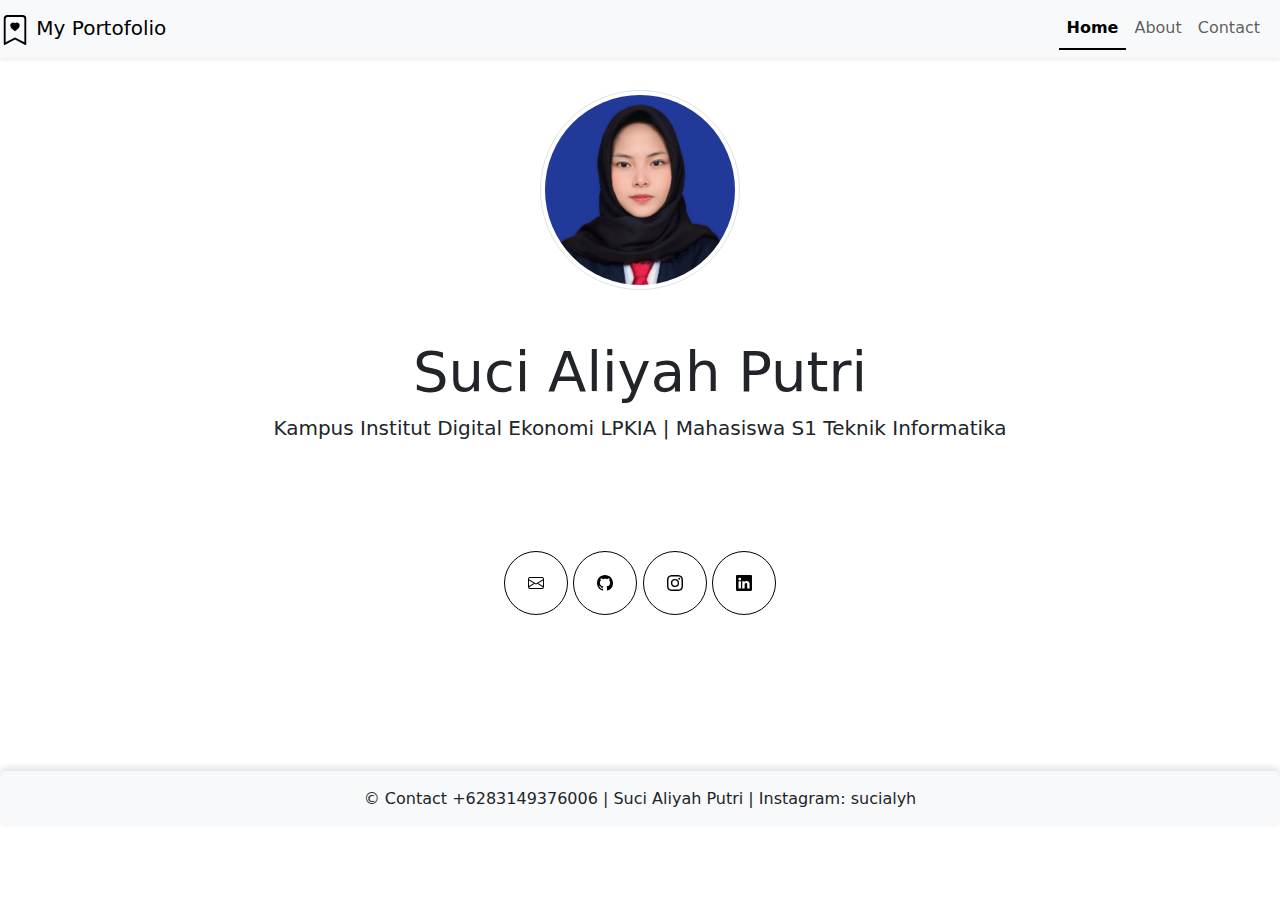
<file: index.html>
<!DOCTYPE html>
<html lang="en">
<head>
    <meta charset="UTF-8">
    <meta name="viewport" content="width=device-width, initial-scale=1.0">

    <!-- BOOTSTRAP -->
    <link href="https://cdn.jsdelivr.net/npm/bootstrap@5.3.3/dist/css/bootstrap.min.css" rel="stylesheet" integrity="sha384-QWTKZyjpPEjISv5WaRU9OFeRpok6YctnYmDr5pNlyT2bRjXh0JMhjY6hW+ALEwIH" crossorigin="anonymous">
    <script src="https://cdn.jsdelivr.net/npm/bootstrap@5.3.3/dist/js/bootstrap.bundle.min.js" integrity="sha384-YvpcrYf0tY3lHB60NNkmXc5s9fDVZLESaAA55NDzOxhy9GkcIdslK1eN7N6jIeHz" crossorigin="anonymous"></script>

    <!-- CSS -->
     <link rel="stylesheet" href="styless.css">
    <title>My Portfolio | Suci Aliyah Putri</title>
</head>
<body>

    
    <!-- Navbar Start -->
    <nav class="navbar navbar-expand-lg bg-body-tertiary shadow-sm">
        <div class="container-fluid nav nav-underline">
          <a class="navbar-brand" href="#">
            <svg xmlns="http://www.w3.org/2000/svg" width="30" height="30" fill="currentColor" class="bi bi-bookmark-heart" viewBox="0 0 16 16">
              <path fill-rule="evenodd" d="M8 4.41c1.387-1.425 4.854 1.07 0 4.277C3.146 5.48 6.613 2.986 8 4.412z"/>
              <path d="M2 2a2 2 0 0 1 2-2h8a2 2 0 0 1 2 2v13.5a.5.5 0 0 1-.777.416L8 13.101l-5.223 2.815A.5.5 0 0 1 2 15.5zm2-1a1 1 0 0 0-1 1v12.566l4.723-2.482a.5.5 0 0 1 .554 0L13 14.566V2a1 1 0 0 0-1-1z"/>
            </svg>
            My Portofolio
          </a>
          <button class="navbar-toggler" type="button" data-bs-toggle="collapse" data-bs-target="#navmenu" aria-controls="navbarNav"aria-expanded="false" aria-label="Toggle navigation">
            <span class="navbar-toggler-icon"></span>
          </button>
          <div class="collapse navbar-collapse" id="navmenu">
            <ul class="navbar-nav ms-auto mb-2 mb-lg-0">
              <li class="nav-item">
                <a class="nav-link active" aria-current="page" href="index.html">Home</a>
              </li>
              <li class="nav-item">
                <a class="nav-link" href="about.html">About</a>
              </li>
              <li class="nav-item">
                <a class="nav-link" href="contact.html">Contact</a>
              </li>
            </ul>
          </div>
        </div>
      </nav>
    <!-- Navbar End -->

    
    <!-- Jumbotron Start -->
    <div class="jumbotron jumbotron-fluid text-center">
      <img src="images/foto1.jpg" alt="Suci Aliyah Putri" width="200" class="rounded-circle img-thumbnail">
      <div class="container">
        <h1 class="display-4 pt-5">Suci Aliyah Putri</h1>
        <p class="lead">Kampus Institut Digital Ekonomi LPKIA | Mahasiswa S1 Teknik Informatika</p>
      </div>
    </div>
    <!-- Jumbotron End -->

    <!-- Header Design Start -->
    <section class="home"  id="home" >
      <div class="social-media pb-5" >
        <a href="mailto:putri.suci.aliyah@gmail.com"><svg xmlns="http://www.w3.org/2000/svg" width="16" height="16" fill="currentColor" class="bi bi-envelope" viewBox="0 0 16 16"><path d="M0 4a2 2 0 0 1 2-2h12a2 2 0 0 1 2 2v8a2 2 0 0 1-2 2H2a2 2 0 0 1-2-2zm2-1a1 1 0 0 0-1 1v.217l7 4.2 7-4.2V4a1 1 0 0 0-1-1zm13 2.383-4.708 2.825L15 11.105zm-.034 6.876-5.64-3.471L8 9.583l-1.326-.795-5.64 3.47A1 1 0 0 0 2 13h12a1 1 0 0 0 .966-.741M1 11.105l4.708-2.897L1 5.383z"/></svg></i></a>
        <a href="https://github.com/putri-suci-aliyah"><svg xmlns="http://www.w3.org/2000/svg" width="16" height="16" fill="currentColor" class="bi bi-github" viewBox="0 0 16 16"><path d="M8 0C3.58 0 0 3.58 0 8c0 3.54 2.29 6.53 5.47 7.59.4.07.55-.17.55-.38 0-.19-.01-.82-.01-1.49-2.01.37-2.53-.49-2.69-.94-.09-.23-.48-.94-.82-1.13-.28-.15-.68-.52-.01-.53.63-.01 1.08.58 1.23.82.72 1.21 1.87.87 2.33.66.07-.52.28-.87.51-1.07-1.78-.2-3.64-.89-3.64-3.95 0-.87.31-1.59.82-2.15-.08-.2-.36-1.02.08-2.12 0 0 .67-.21 2.2.82.64-.18 1.32-.27 2-.27s1.36.09 2 .27c1.53-1.04 2.2-.82 2.2-.82.44 1.1.16 1.92.08 2.12.51.56.82 1.27.82 2.15 0 3.07-1.87 3.75-3.65 3.95.29.25.54.73.54 1.48 0 1.07-.01 1.93-.01 2.2 0 .21.15.46.55.38A8.01 8.01 0 0 0 16 8c0-4.42-3.58-8-8-8"/></svg></i></a>
        <a href="https://www.instagram.com/sucialyh/profilecard/?igsh=dWd1Ym0wZWVkeHBq"><svg xmlns="http://www.w3.org/2000/svg" width="16" height="16" fill="currentColor" class="bi bi-instagram" viewBox="0 0 16 16"><path d="M8 0C5.829 0 5.556.01 4.703.048 3.85.088 3.269.222 2.76.42a3.9 3.9 0 0 0-1.417.923A3.9 3.9 0 0 0 .42 2.76C.222 3.268.087 3.85.048 4.7.01 5.555 0 5.827 0 8.001c0 2.172.01 2.444.048 3.297.04.852.174 1.433.372 1.942.205.526.478.972.923 1.417.444.445.89.719 1.416.923.51.198 1.09.333 1.942.372C5.555 15.99 5.827 16 8 16s2.444-.01 3.298-.048c.851-.04 1.434-.174 1.943-.372a3.9 3.9 0 0 0 1.416-.923c.445-.445.718-.891.923-1.417.197-.509.332-1.09.372-1.942C15.99 10.445 16 10.173 16 8s-.01-2.445-.048-3.299c-.04-.851-.175-1.433-.372-1.941a3.9 3.9 0 0 0-.923-1.417A3.9 3.9 0 0 0 13.24.42c-.51-.198-1.092-.333-1.943-.372C10.443.01 10.172 0 7.998 0zm-.717 1.442h.718c2.136 0 2.389.007 3.232.046.78.035 1.204.166 1.486.275.373.145.64.319.92.599s.453.546.598.92c.11.281.24.705.275 1.485.039.843.047 1.096.047 3.231s-.008 2.389-.047 3.232c-.035.78-.166 1.203-.275 1.485a2.5 2.5 0 0 1-.599.919c-.28.28-.546.453-.92.598-.28.11-.704.24-1.485.276-.843.038-1.096.047-3.232.047s-2.39-.009-3.233-.047c-.78-.036-1.203-.166-1.485-.276a2.5 2.5 0 0 1-.92-.598 2.5 2.5 0 0 1-.6-.92c-.109-.281-.24-.705-.275-1.485-.038-.843-.046-1.096-.046-3.233s.008-2.388.046-3.231c.036-.78.166-1.204.276-1.486.145-.373.319-.64.599-.92s.546-.453.92-.598c.282-.11.705-.24 1.485-.276.738-.034 1.024-.044 2.515-.045zm4.988 1.328a.96.96 0 1 0 0 1.92.96.96 0 0 0 0-1.92m-4.27 1.122a4.109 4.109 0 1 0 0 8.217 4.109 4.109 0 0 0 0-8.217m0 1.441a2.667 2.667 0 1 1 0 5.334 2.667 2.667 0 0 1 0-5.334"/></svg><i class="fa-brands fa-instagram"></i></a>
        <a href="https://www.linkedin.com/in/suci-aliyah-putri-6656042b8/"><svg xmlns="http://www.w3.org/2000/svg" width="16" height="16" fill="currentColor" class="bi bi-linkedin" viewBox="0 0 16 16"><path d="M0 1.146C0 .513.526 0 1.175 0h13.65C15.474 0 16 .513 16 1.146v13.708c0 .633-.526 1.146-1.175 1.146H1.175C.526 16 0 15.487 0 14.854zm4.943 12.248V6.169H2.542v7.225zm-1.2-8.212c.837 0 1.358-.554 1.358-1.248-.015-.709-.52-1.248-1.342-1.248S2.4 3.226 2.4 3.934c0 .694.521 1.248 1.327 1.248zm4.908 8.212V9.359c0-.216.016-.432.08-.586.173-.431.568-.878 1.232-.878.869 0 1.216.662 1.216 1.634v3.865h2.401V9.25c0-2.22-1.184-3.252-2.764-3.252-1.274 0-1.845.7-2.165 1.193v.025h-.016l.016-.025V6.169h-2.4c.03.678 0 7.225 0 7.225z"/></svg><i class="fa-brands fa-linkedin"></i></a>
      </div>
    </div>

    </section>
    <!-- Header Design End -->

    <!-- Footer Start -->
    <div class="text-center p-3 mt-5 bg-light rounded shadow-up">
      © Contact +6283149376006 | Suci Aliyah Putri | Instagram: sucialyh
    </div>    
    </footer>
    <!-- Footer End -->
</body>
</html>
</file>
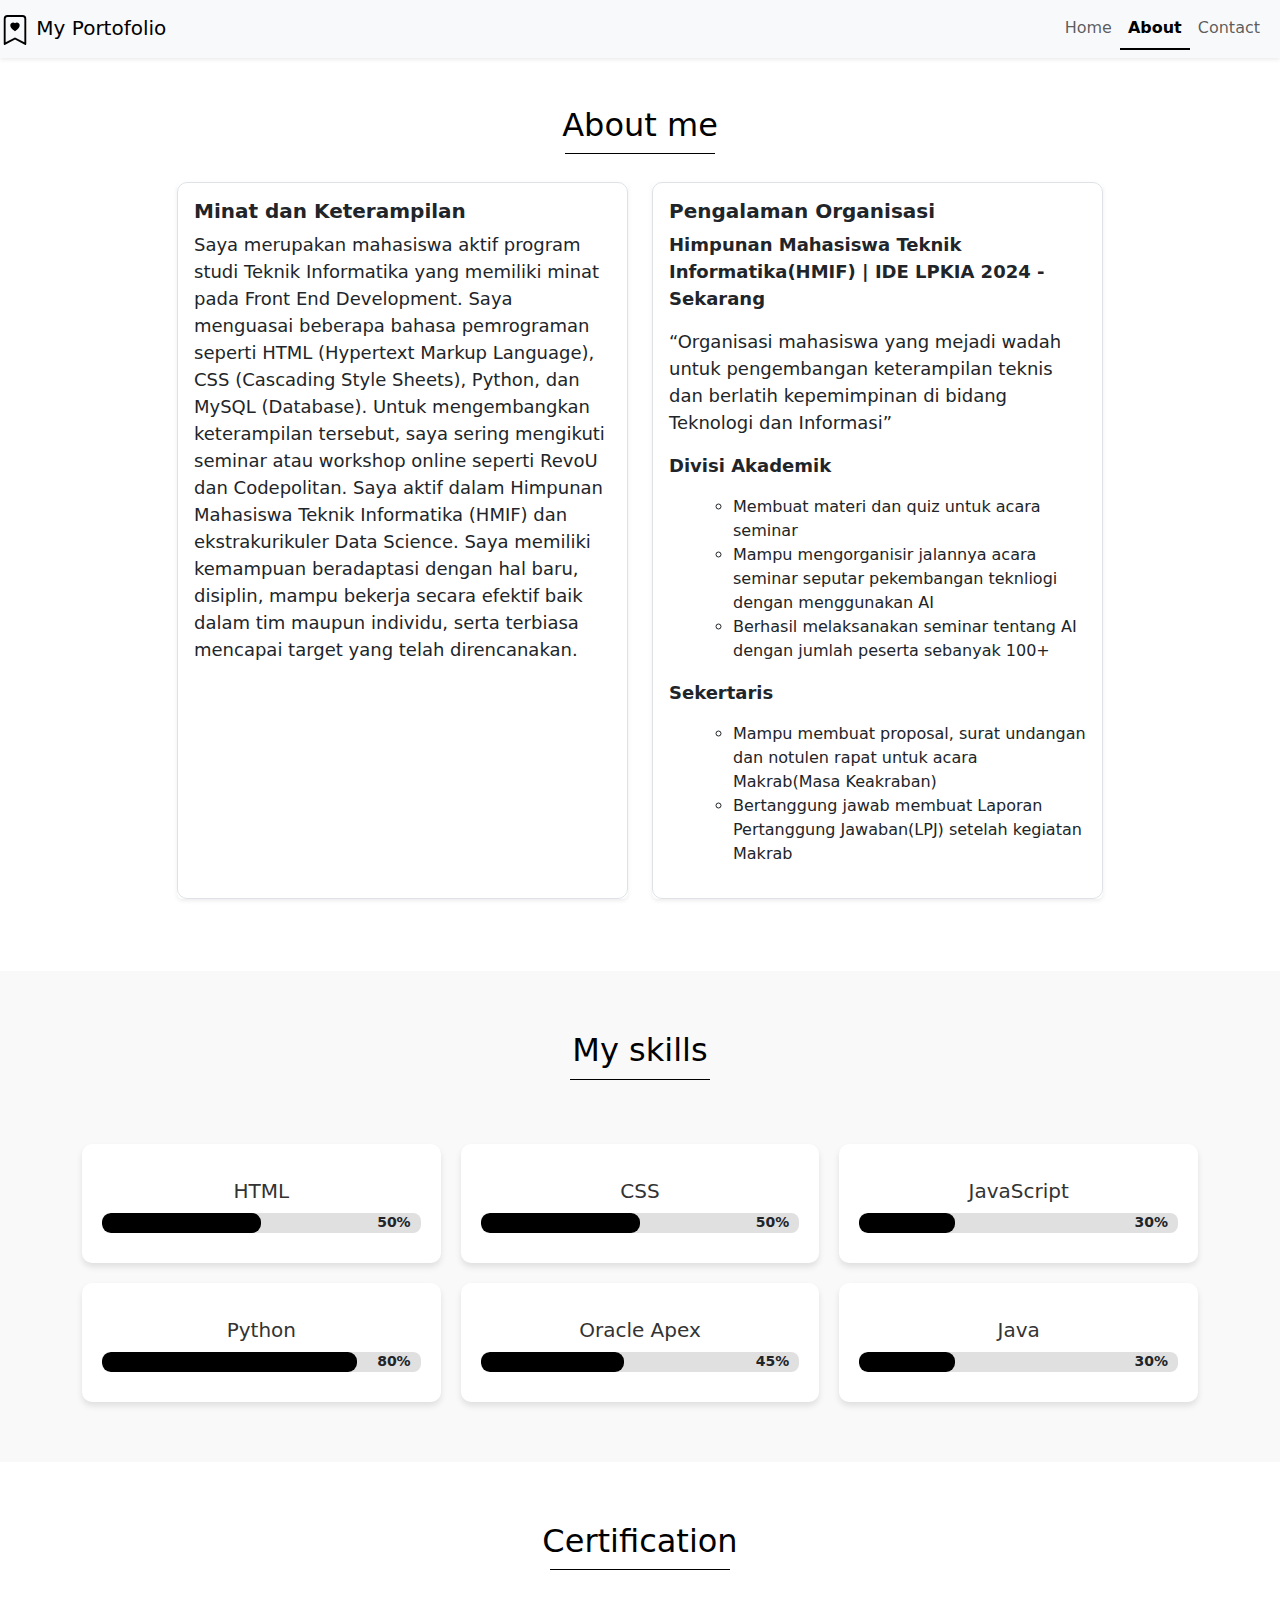
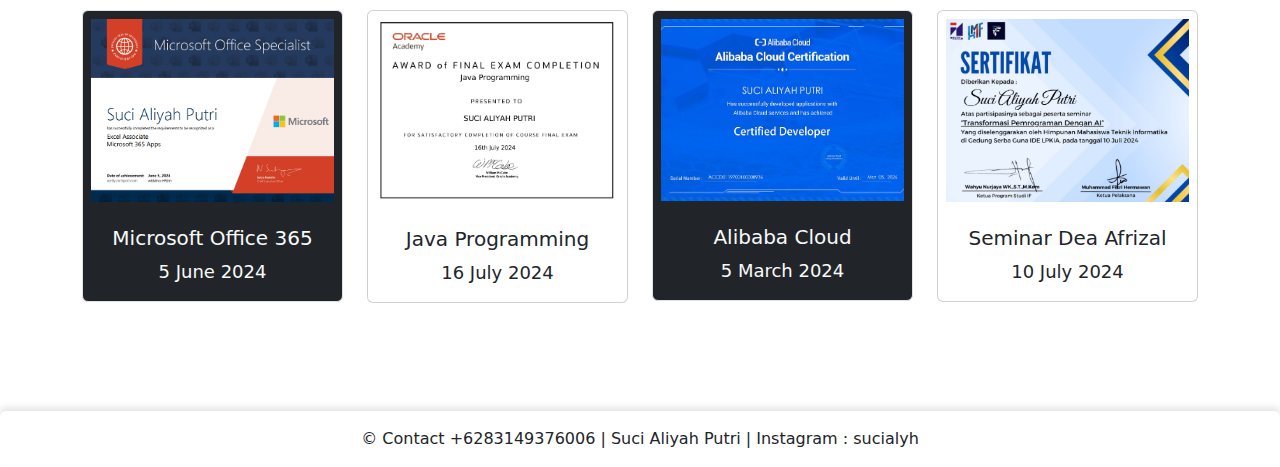
<file: about.html>
<!DOCTYPE html>
<html lang="en">
<head>
    <meta charset="UTF-8">
    <meta name="viewport" content="width=device-width, initial-scale=1.0">

    <!-- BOOTSTRAP -->
    <link href="https://cdn.jsdelivr.net/npm/bootstrap@5.3.3/dist/css/bootstrap.min.css" rel="stylesheet" integrity="sha384-QWTKZyjpPEjISv5WaRU9OFeRpok6YctnYmDr5pNlyT2bRjXh0JMhjY6hW+ALEwIH" crossorigin="anonymous">
    <script src="https://cdn.jsdelivr.net/npm/bootstrap@5.3.3/dist/js/bootstrap.bundle.min.js" integrity="sha384-YvpcrYf0tY3lHB60NNkmXc5s9fDVZLESaAA55NDzOxhy9GkcIdslK1eN7N6jIeHz" crossorigin="anonymous"></script>
    <!-- CSS -->
     <link rel="stylesheet" href="styless.css">
    <title>My Portfolio | Suci Aliyah Putri</title>
</head>
<body>
    <!-- Navbar Start -->
    <nav class="navbar navbar-expand-lg bg-body-tertiary shadow-sm">
        <div class="container-fluid nav nav-underline">
          <a class="navbar-brand" href="#">
            <svg xmlns="http://www.w3.org/2000/svg" width="30" height="30" fill="currentColor" class="bi bi-bookmark-heart" viewBox="0 0 16 16">
              <path fill-rule="evenodd" d="M8 4.41c1.387-1.425 4.854 1.07 0 4.277C3.146 5.48 6.613 2.986 8 4.412z"/>
              <path d="M2 2a2 2 0 0 1 2-2h8a2 2 0 0 1 2 2v13.5a.5.5 0 0 1-.777.416L8 13.101l-5.223 2.815A.5.5 0 0 1 2 15.5zm2-1a1 1 0 0 0-1 1v12.566l4.723-2.482a.5.5 0 0 1 .554 0L13 14.566V2a1 1 0 0 0-1-1z"/>
            </svg>
            My Portofolio
          </a>
          <button class="navbar-toggler" type="button" data-bs-toggle="collapse" data-bs-target="#navmenu" aria-controls="navbarNav"aria-expanded="false" aria-label="Toggle navigation">
            <span class="navbar-toggler-icon"></span>
          </button>
          <div class="collapse navbar-collapse" id="navmenu">
            <ul class="navbar-nav ms-auto mb-2 mb-lg-0">
              <li class="nav-item">
                <a class="nav-link"  href="index.html">Home</a>
              </li>
              <li class="nav-item">
                <a class="nav-link active" href="about.html">About</a>
              </li>
              <li class="nav-item">
                <a class="nav-link" aria-current="page" href="contact.html">Contact</a>
              </li>
            </ul>
          </div>
        </div>
      </nav>
    <!-- Navbar End -->

    <!-- ABOUT START -->
    <section id="about" class="py-5 bg-white">
      <div class="container">
        <div class="row text-center mb-4">
          <div class="col">
            <h1 class="about-title display-4 text-black ">About me</h1>
          </div>
        </div>
        <div class="row justify-content-center">
          <div class="col-lg-5 col-md-6 mb-4">
            <div class="card border-0 shadow-sm h-100">
              <div class="card-body border" style="border-radius: 10px;">
                <h5 class="card-title text-dark fw-bold">Minat dan Keterampilan</h5>
                <p class="card-text">
                  Saya merupakan mahasiswa aktif program studi Teknik Informatika yang memiliki minat pada Front End Development. Saya menguasai beberapa bahasa pemrograman seperti HTML (Hypertext Markup Language), CSS (Cascading Style Sheets), Python, dan MySQL (Database). Untuk mengembangkan keterampilan tersebut, saya sering mengikuti seminar atau workshop online seperti RevoU dan Codepolitan.
                  Saya aktif dalam Himpunan Mahasiswa Teknik Informatika (HMIF) dan ekstrakurikuler Data Science. Saya memiliki kemampuan beradaptasi dengan hal baru, disiplin, mampu bekerja secara efektif baik dalam tim maupun individu, serta terbiasa mencapai target yang telah direncanakan.
                </p>
              </div>
            </div>
          </div>
          <div class="col-lg-5 col-md-6 mb-4">
            <div class="card border-0 shadow-sm h-100">
              <div class="card-body border" style="border-radius: 10px;">
                <h5 class="card-titletext-dark fw-bold">Pengalaman Organisasi</h5>
                <p class="card-text fw-bold">
                  Himpunan Mahasiswa Teknik Informatika(HMIF) | IDE LPKIA                      	2024 - Sekarang                                                                          
                  <p>“Organisasi mahasiswa yang mejadi wadah untuk pengembangan keterampilan teknis dan berlatih kepemimpinan di bidang Teknologi dan Informasi”</p> 
                  <p class="fw-bold">Divisi Akademik</p>
                  <ul>
                    <ul>
                      <li>Membuat materi dan quiz untuk acara seminar</li>
                      <li>Mampu mengorganisir jalannya acara seminar seputar pekembangan teknliogi dengan menggunakan AI</li>
                      <li>Berhasil melaksanakan seminar tentang AI dengan jumlah peserta sebanyak 100+</li>
                    </ul>
                  </ul>
                  <p class="fw-bold">Sekertaris</p>
                  <ul>
                    <ul>
                      <li>Mampu membuat proposal, surat undangan dan notulen rapat untuk acara Makrab(Masa Keakraban)</li>
                      <li>Bertanggung jawab membuat Laporan Pertanggung Jawaban(LPJ) setelah kegiatan Makrab</li>
                    </ul>
                  </ul>
                </p>
              </div>
            </div>
          </div>
        </div>
      </div>
    </section>
    
    <!-- ABOUT END -->

    <!-- SKILL START -->
    <section id="skills" class="skills-section">
      <div class="container">
        <h2 class="section-title display-5 text-black">My skills</h2>
        <div class="skills-container">

          <div class="skill-item">
            <div class="skill-icon">
              <i class="bi bi-code-slash"></i>
            </div>
            <div class="skill-info">
              <h3>HTML</h3>
              <div class="progress-bar">
                <div class="progress" style="width: 50%"></div>
                <span class="progress-value">50%</span>
              </div>
            </div>
          </div>

          <div class="skill-item">
            <div class="skill-icon">
              <i class="bi bi-brush"></i>
            </div>
            <div class="skill-info">
              <h3>CSS</h3>
              <div class="progress-bar">
                <div class="progress" style="width: 50%"></div>
                <span class="progress-value">50%</span>
              </div>
            </div>
          </div>

          <div class="skill-item">
            <div class="skill-icon">
              <i class="bi bi-file-code"></i>
            </div>
            <div class="skill-info">
              <h3>JavaScript</h3>
              <div class="progress-bar">
                <div class="progress" style="width: 30%"></div>
                <span class="progress-value">30%</span>
              </div>
            </div>
          </div>

          <div class="skill-item">
            <div class="skill-icon">
              <i class="bi bi-globe2"></i>
            </div>
            <div class="skill-info">
              <h3>Python</h3>
              <div class="progress-bar">
                <div class="progress" style="width: 80%"></div>
                <span class="progress-value">80%</span>
              </div>
            </div>
          </div>

          <div class="skill-item">
            <div class="skill-icon">
              <i class="bi bi-file-code"></i>
            </div>
            <div class="skill-info">
              <h3>Oracle Apex</h3>
              <div class="progress-bar">
                <div class="progress" style="width: 45%"></div>
                <span class="progress-value">45%</span>
              </div>
            </div>
          </div>

          <div class="skill-item">
            <div class="skill-icon">
              <i class="bi bi-globe2"></i>
            </div>
            <div class="skill-info">
              <h3>Java</h3>
              <div class="progress-bar">
                <div class="progress" style="width: 30%"></div>
                <span class="progress-value">30%</span>
              </div>
            </div>
          </div>

        </div>
      </div>
    </section>    
    <!-- SKILL END -->

    <!-- CERTIFICATION START -->
    <section id="certification">
      <h1 class="certification-title display-4 text-black">Certification</h1>
       <div class="container ">
          <div class="row text-center g-4">
            <div class="col-md">
              <div class="card bg-dark text-light border">
                <img class="p-2 card-img-top" src="images/MOS.png" alt="Card image cap">
                <div class="card-body">
                  <h5 class="card-title">Microsoft Office 365</h5>
                  <p class="card-text">5 June 2024</p>
                </div>
              </div>
            </div>
            <div class="col-md">
              <div class="card">
                <img class="p-2 card-img-top" src="images/JAVA.png" alt="Card image cap">
                <div class="card-body">
                  <h5 class="card-title">Java Programming</h5>
                  <p class="card-text">16 July 2024</p>
                </div>
              </div>
            </div>
            <div class="col-md">
              <div class="card bg-dark text-light border">
                <img class="p-2 card-img-top" src="images/ALIBABA.png" alt="Card image cap">
                <div class="card-body">
                  <h5 class="card-title">Alibaba Cloud</h5>
                  <p class="card-text">5 March 2024</p>
                </div>
              </div>
            </div>
            <div class="col-md">
              <div class="card">
                <img class="p-2 card-img-top" src="images/SeminarDeaAfrizal.png" alt="Card image cap">
                <div class="card-body">
                  <h5 class="card-title">Seminar Dea Afrizal</h5>
                  <p class="card-text">10 July 2024</p>
                </div>
              </div>
            </div>
          </div>
       </div>
    </section>
    <!-- CERTIFICATION END -->

    <!-- Footer Start -->
    <div class="text-center p-3 mt-5 bg-white rounded shadow-up">
      © Contact +6283149376006 | Suci Aliyah Putri | Instagram : sucialyh
    </div>    
    </footer>
    <!-- Footer End -->

</body>
</html>
</file>
<file: styless.css>
p{
  font-size: 18px;
}

.jumbotron{
    padding: 2rem 2rem;
}

.home{
    display: flex;
    justify-content: center;
    align-items: center;
}

:root {
    --sdn-bg-color: #c5c5c5;
    --main-color: #000000;
}

.social-media a {
    display: inline-flex;
    justify-content: center;
    align-items: center;
    width: 4rem;
    height: 4rem;
    background: transparent;
    border: 0.1rem solid var(--main-color);
    border-radius: 50%;
    font-size: 3rem;
    color: var(--main-color);
    margin: 0.1rem 2rem 5rem 2;
    transition: 0.5s ease;
    text-decoration: none; 
}

.social-media a:hover {
    background: var(--main-color);
    color: var(--sdn-bg-color);
    box-shadow: 0 0 3rem var(--main-color);
}

section,
.section {
  color: var(--default-color);
  background-color: var(--background-color);
  padding: 60px 0;
  scroll-margin-top: 100px;
  overflow: clip;
}

@media (max-width: 1199px) {

  section,
  .section {
    scroll-margin-top: 66px;
  }
}

.section-title {
  padding-bottom: 60px;
  position: relative;
}

.section-title h2 {
  font-size: 14px;
  font-weight: 500;
  padding: 0;
  line-height: 1px;
  margin: 0;
  letter-spacing: 1.5px;
  text-transform: uppercase;
  color: color-mix(in srgb, var(--default-color), transparent 50%);
  position: relative;
}

.section-title h2::after {
  content: "";
  width: 120px;
  height: 1px;
  display: inline-block;
  background: var(--accent-color);
  margin: 4px 10px;
}

.section-title div {
  color: var(--heading-color);
  margin: 0;
  margin: 0;
  font-size: 28px;
  font-weight: 700;
  text-transform: uppercase;
  font-family: var(--heading-font);
}

.social-links a{
  color: black;
}

.card:hover {
  transform: scale(1.05);
  transition: transform 0.3s ease;
}

form button {
  padding: 7px 7px;
  background-color:#000000;
  border: none;
  border-radius: 6px;
  color: white;
  font-size: 16px;
  cursor: pointer;
  transition: background-color 0.3s ease;
}

/* ABOUT */
.about-title {
  text-align: center;
  font-size: 2rem;
  color: #000000;
  margin-bottom: 4px;
  position: relative;
}

.about-title::after {
  content: '';
  display: block;
  width: 150px;
  height: 1px;
  background: #000000;
  margin: 9px auto 0;
}

/* Skills Section */
.skills-section {
  background: #f9f9f9;
  padding: 60px 20px;
}

.section-title {
  text-align: center;
  font-size: 2rem;
  color: #000000;
  margin-bottom: 4px;
  position: relative;
}

.section-title::after {
  content: '';
  display: block;
  width: 140px;
  height: 1px;
  background: #000000;
  margin: 9px auto 0;
}

.skills-container {
  display: grid;
  grid-template-columns: repeat(auto-fit, minmax(300px, 1fr));
  gap: 20px;
}

.skill-item {
  background: #fff;
  border-radius: 10px;
  box-shadow: 0 4px 6px rgba(0, 0, 0, 0.1);
  padding: 20px;
  text-align: center;
  transition: transform 0.3s ease;
}

.skill-item:hover {
  transform: scale(1.05);
}

.skill-icon {
  font-size: 2.5rem;
  color: #a0a0a0;
  margin-bottom: 15px;
}

.skill-info h3 {
  font-size: 1.25rem;
  margin-bottom: 10px;
  color: #333;
}

.progress-bar {
  background: #e0e0e0;
  border-radius: 5px;
  overflow: hidden;
  margin: 10px 0;
  height: 8px;
}

.progress {
  height: 100%;
  background: #000000;
  transition: width 0.5s ease-in-out;
}

.skill-info p {
  font-size: 0.875rem;
  color: #555;
  margin-top: 10px;
}

.skills-section .progress-bar {
  position: relative;
  background-color: #e0e0e0;
  border-radius: 8px;
  overflow: hidden;
  height: 20px;
}

.skills-section .progress {
  height: 100%;
  background-color: #000000;
  border-radius: 9px;
  position: relative;
  display: flex;
  align-items: center;
  justify-content: flex-end;
  color: white;
}

.skills-section .progress-value {
  position: absolute;
  right: 10px;
  font-size: 14px;
  font-weight: bold;
}

/* CERTIFICATION */
.certification-title {
  text-align: center;
  font-size: 2rem;
  color: #000000;
  margin-bottom: 40px;
  position: relative;
}

.certification-title::after {
  content: '';
  display: block;
  width: 180px;
  height: 1px;
  background: #000000;
  margin: 9px auto 0;
}

/* footer */
.shadow-up {
  box-shadow: 0 -4px 6px rgba(0, 0, 0, 0.1); /* Shadow ke atas */
}
</file>
